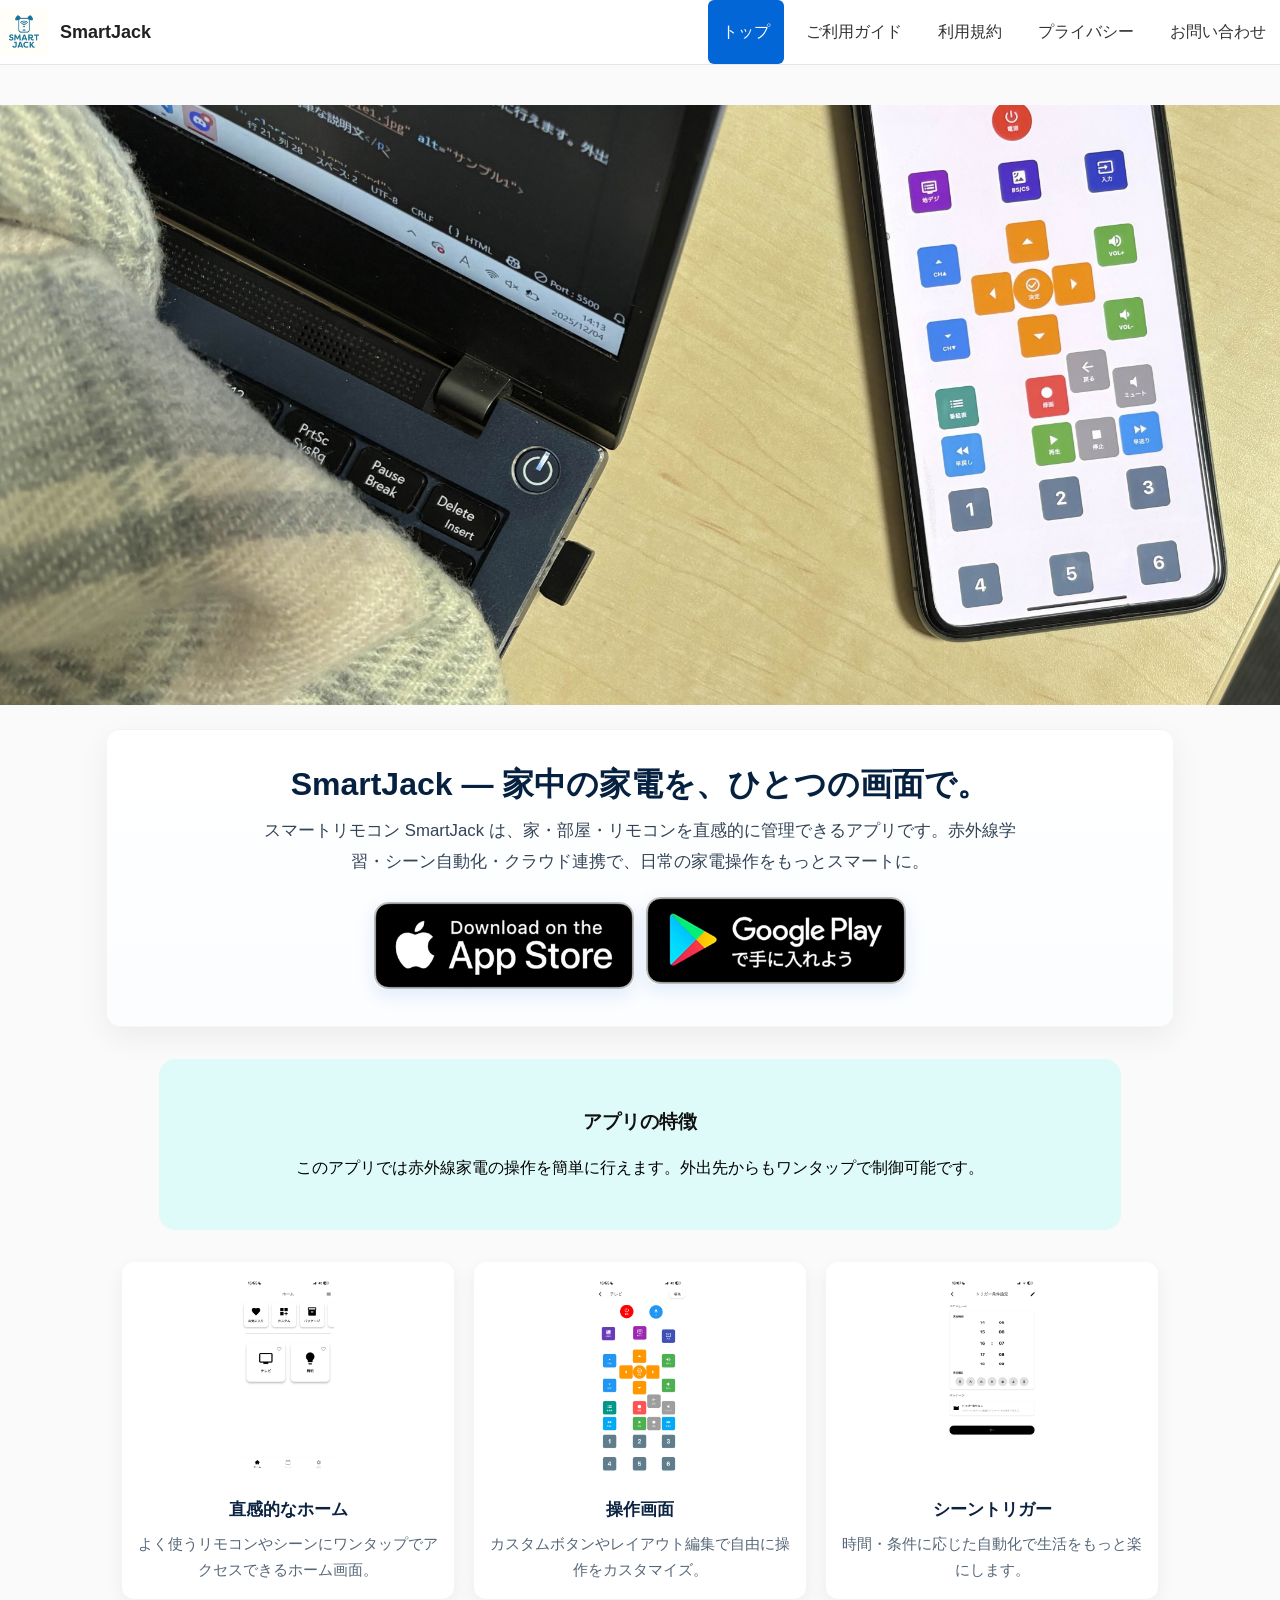
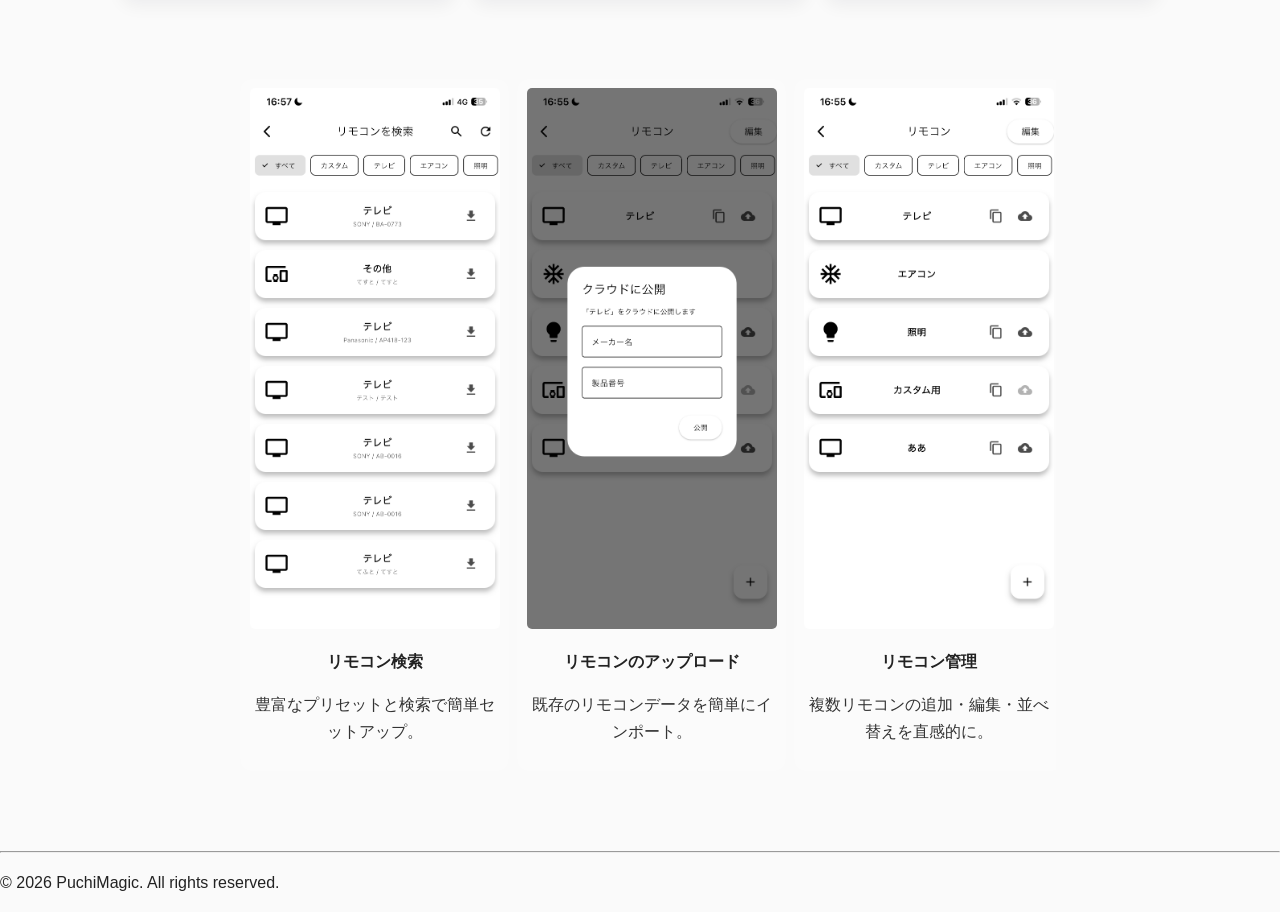
<file: index.html>
<!doctype html>
<html lang="ja">
  <head>
    <meta charset="UTF-8" />
    <meta name="viewport" content="width=device-width,initial-scale=1" />
    <title>トップページ</title>
  </head>

  <body>
    <div class="hero-impge">
      <img src="img/IMG_3360.jpg" alt="アプリ紹介画像" />
    </div>
    <div id="site-header-placeholder"></div>

      <main class="doc-container">
        <div class="content-card home-intro prose">
          <h1>SmartJack — 家中の家電を、ひとつの画面で。</h1>
          <p class="lead">
            スマートリモコン SmartJack
            は、家・部屋・リモコンを直感的に管理できるアプリです。赤外線学習・シーン自動化・クラウド連携で、日常の家電操作をもっとスマートに。
          </p>
          <div class="home-cta">
            <button id="app-store-btn" aria-label="App Store" class="store-button">
              <img src="img/app_store_icon.png" alt="App Store ダウンロード" class="download-image" />
            </button>
            <a href="" target="_blank" aria-label="Google Play">
              <img src="img/google_play_icon.png" alt="Google Play ダウンロード" class="download-image" />
            </a>
          </div>
        </div>
      <div class="card card--no-image">
        <div class="card-text">
          <h3>アプリの特徴</h3>
          <p>
            このアプリでは赤外線家電の操作を簡単に行えます。外出先からもワンタップで制御可能です。
          </p>
        </div>
      </div>

      <section class="features-grid" aria-label="特徴">
        <article class="feature-card">
          <img src="app_img/メイン画面.PNG" alt="直感的なホームサンプル" />
          <h4>直感的なホーム</h4>
          <p>
            よく使うリモコンやシーンにワンタップでアクセスできるホーム画面。
          </p>
        </article>

        <article class="feature-card">
          <img src="app_img/操作画面.PNG" alt="操作画面サンプル" />
          <h4>操作画面</h4>
          <p>カスタムボタンやレイアウト編集で自由に操作をカスタマイズ。</p>
        </article>

        <article class="feature-card">
          <img
            src="app_img/トリガー条件編集画面.PNG"
            alt="シーントリガーサンプル"
          />
          <h4>シーントリガー</h4>
          <p>時間・条件に応じた自動化で生活をもっと楽にします。</p>
        </article>
      </section>

      <div class="card-gallery" aria-label="アプリギャラリー">
        <div class="gallery-card">
          <img src="app_img/リモコン検索画面.PNG" alt="リモコン検索サンプル" />
          <h4>リモコン検索</h4>
          <p>豊富なプリセットと検索で簡単セットアップ。</p>
        </div>

        <div class="gallery-card">
          <img
            src="app_img/リモコンアップロードダイアログ.PNG"
            alt="リモコンアップロードサンプル"
          />
          <h4>リモコンのアップロード</h4>
          <p>既存のリモコンデータを簡単にインポート。</p>
        </div>

        <div class="gallery-card">
          <img src="app_img/リモコン管理画面.PNG" alt="リモコン管理サンプル" />
          <h4>リモコン管理</h4>
          <p>複数リモコンの追加・編集・並べ替えを直感的に。</p>
        </div>

        <div class="gallery-card">
          <img src="app_img/家管理画面.PNG" alt="家管理画面サンプル" />
          <h4>家の管理</h4>
          <p>家や部屋の構成を柔軟に管理できます（編集）。</p>
        </div>

        <div class="gallery-card">
          <img src="app_img/リモコン選択画面.PNG" alt="リモコン選択サンプル" />
          <h4>リモコン選択</h4>
          <p>部屋ごとに使うリモコンを選択</p>
        </div>

        <div class="gallery-card">
          <img
            src="app_img/リモコンコピーダイアログ.PNG"
            alt="リモコンコピーダイアログサンプル"
          />
          <h4>リモコンの複製</h4>
          <p>設定をコピーして別のリモコンをすばやく作成。</p>
        </div>

        <div class="gallery-card">
          <img src="app_img/設定画面.PNG" alt="設定画面サンプル" />
          <h4>設定</h4>
          <p>カスタマイズ性の高いUI</p>
        </div>
      </div>

      
    </main>

    <div id="footer"></div>
    <hr />
    <p>© 2026 PuchiMagic. All rights reserved.</p>

    <!-- QR Code Modal -->
    <div id="qr-modal" class="modal" style="display: none;">
      <div class="modal-overlay"></div>
      <div class="modal-content">
        <button class="modal-close" id="modal-close" aria-label="閉じる">&times;</button>
        <img src="img/QR_681809.png" alt="App Store QR Code" class="qr-image" />
      </div>
    </div>

    <style>
      .store-button {
        background: none;
        border: none;
        cursor: pointer;
        padding: 0;
        display: flex;
        align-items: center;
        justify-content: center;
      }
      .modal {
        position: fixed;
        top: 0;
        left: 0;
        width: 100%;
        height: 100%;
        z-index: 5000;
        display: flex;
        align-items: center;
        justify-content: center;
      }
      .modal-overlay {
        position: absolute;
        top: 0;
        left: 0;
        width: 100%;
        height: 100%;
        background: rgba(0, 0, 0, 0.5);
        z-index: -1;
      }
      .modal-content {
        position: relative;
        background: white;
        padding: 24px;
        border-radius: 8px;
        max-width: 90vw;
        max-height: 90vh;
        overflow: auto;
        box-shadow: 0 4px 6px rgba(0, 0, 0, 0.1);
      }
      .qr-image {
        max-width: 100%;
        height: auto;
        display: block;
      }
      .modal-close {
        position: absolute;
        top: 8px;
        right: 8px;
        background: none;
        border: none;
        font-size: 28px;
        cursor: pointer;
        color: #666;
        width: 32px;
        height: 32px;
        display: flex;
        align-items: center;
        justify-content: center;
      }
      .modal-close:hover {
        color: #333;
      }
    </style>

    <script>
      (function () {
        // header を読み込み、ヘッダー高さ分の余白を body に追加
        fetch("header.html")
          .then((r) => r.text())
          .then((html) => {
            const placeholder = document.getElementById(
              "site-header-placeholder",
            );
            placeholder.innerHTML = html;
            const tabs = document.querySelectorAll(".top-tabs .tab");
            const path = location.pathname.split("/").pop() || "index.html";
            tabs.forEach((a) => {
              if (a.getAttribute("href") === path) a.classList.add("active");
            });

            const btn = document.getElementById("menu-toggle");
            const nav = document.getElementById("nav-menu");
            if (btn && nav) {
              btn.addEventListener("click", () => {
                const expanded = btn.getAttribute("aria-expanded") === "true";
                btn.setAttribute("aria-expanded", String(!expanded));
                btn.setAttribute(
                  "aria-label",
                  expanded ? "メニューを開く" : "メニューを閉じる",
                );
                nav.classList.toggle("show");
              });
              document.addEventListener("click", (e) => {
                if (nav.classList.contains("show")) {
                  const inside =
                    nav.contains(e.target) || btn.contains(e.target);
                  if (!inside) {
                    nav.classList.remove("show");
                    btn.setAttribute("aria-expanded", "false");
                    btn.setAttribute("aria-label", "メニューを開く");
                  }
                }
              });
            }

            (function () {
              const header = placeholder.querySelector(".site-header");
              function applyPadding() {
                if (header) {
                  document.body.style.paddingTop = header.offsetHeight + "px";
                }
              }
              applyPadding();
              window.addEventListener("resize", applyPadding);
            })();
          })
          .catch((e) => console.error(e));

        // ギャラリーの横スクロール変換
        const gallery = document.querySelector(".card-gallery");
        if (gallery) {
          gallery.addEventListener("wheel", (e) => {
            e.preventDefault();
            gallery.scrollLeft += e.deltaY;
          });
        }

        // QR Code Modal
        const appStoreBtn = document.getElementById("app-store-btn");
        const qrModal = document.getElementById("qr-modal");
        const modalClose = document.getElementById("modal-close");

        if (appStoreBtn) {
          appStoreBtn.addEventListener("click", () => {
            qrModal.style.display = "flex";
            document.body.style.overflow = "hidden";
          });
        }

        if (modalClose) {
          modalClose.addEventListener("click", () => {
            qrModal.style.display = "none";
            document.body.style.overflow = "";
          });
        }

        if (qrModal) {
          qrModal.addEventListener("click", (e) => {
            if (e.target === qrModal.querySelector(".modal-overlay")) {
              qrModal.style.display = "none";
              document.body.style.overflow = "";
            }
          });
        }
      })();
    </script>
  </body>
</html>
</file>
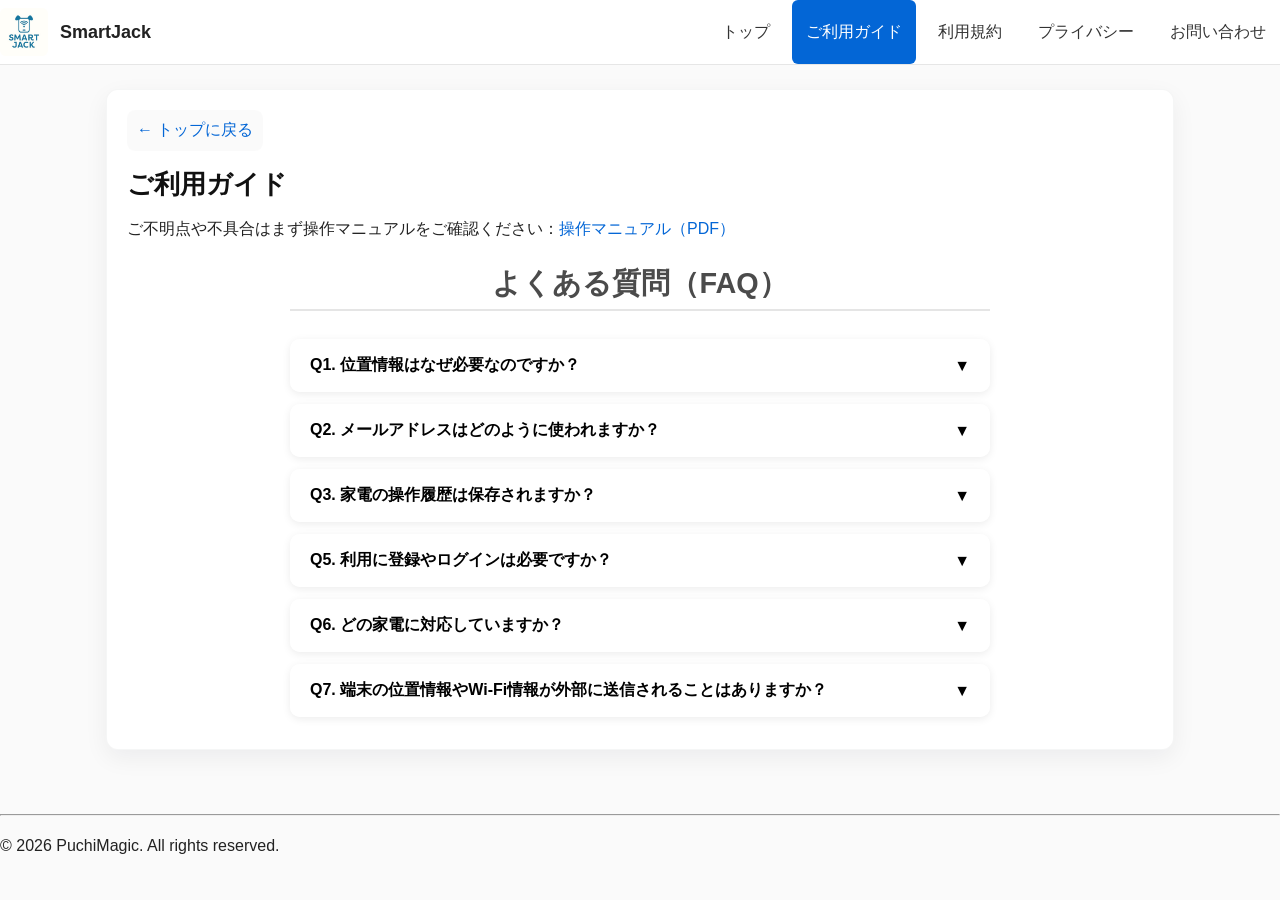
<file: guide.html>
<!doctype html>
<html lang="ja">
  <head>
    <meta charset="utf-8" />
    <meta name="viewport" content="width=device-width,initial-scale=1" />
    <title>ご利用ガイド</title>
  </head>

  <body>
    <div id="site-header-placeholder"></div>
    <main class="doc-container">
      <div class="content-card prose">
        <div class="page-actions"><a class="back-link" href="index.html">← トップに戻る</a></div>
        <h1>ご利用ガイド</h1>
        <p>ご不明点や不具合はまず操作マニュアルをご確認ください：<a href="操作マニュアル.pdf">操作マニュアル（PDF）</a></p>

        <section id="faq">
      <!--動画とテキスト入れる-->
      <h2>よくある質問（FAQ）</h2>

      <div class="faq-item">
        <button class="faq-question">Q1. 位置情報はなぜ必要なのですか？</button>
        <div class="faq-answer">
          <p>
            スマートリモコンの位置情報は、自宅や外出先などの場所を判断し、自動操作（例：自宅に近づいたらエアコンをON）などに利用されます。位置情報はサーバーに保存されません。
          </p>
        </div>
      </div>

      <div class="faq-item">
        <button class="faq-question">
          Q2. メールアドレスはどのように使われますか？
        </button>
        <div class="faq-answer">
          <p>
            お問い合わせ対応のためのみ利用します。広告・通知などには一切使用いたしません。
          </p>
        </div>
      </div>

      <div class="faq-item">
        <button class="faq-question">
          Q3. 家電の操作履歴は保存されますか？
        </button>
        <div class="faq-answer">
          <p>
            アプリ内での操作履歴は端末内に一時的に保存されますが、開発者や第三者に送信されることはありません。
          </p>
        </div>
      </div>

      <div class="faq-item">
        <button class="faq-question">
          Q5. 利用に登録やログインは必要ですか？
        </button>
        <div class="faq-answer">
          <p>
            本アプリを利用するには、ユーザー登録とログインが必要です。登録いただくことで、外出先からのリモコン操作や個人設定の保存などが可能になります。
          </p>
        </div>
      </div>

      <div class="faq-item">
        <button class="faq-question">Q6. どの家電に対応していますか？</button>
        <div class="faq-answer">
          <p>
            一般的な赤外線リモコンに対応する家電（テレビ・エアコン・照明など）でご利用いただけます。機種によっては一部動作しない場合があります。
          </p>
        </div>
      </div>

      <div class="faq-item">
        <button class="faq-question">
          Q7. 端末の位置情報やWi-Fi情報が外部に送信されることはありますか？
        </button>
        <div class="faq-answer">
          <p>
            いいえ。本アプリはユーザーの位置情報・Wi-Fi情報を外部に送信することはありません。
          </p>
        </div>
      </div>
        </section>
      </div>
    </main>
    <div id="footer"></div>
    <hr />
    <p>© 2026 PuchiMagic. All rights reserved.</p>

    <script>
      (function () {
        // header を読み込み、ヘッダー高さ分の余白を body に追加
        fetch("header.html")
          .then((r) => r.text())
          .then((html) => {
            const placeholder = document.getElementById(
              "site-header-placeholder",
            );
            placeholder.innerHTML = html;
            const tabs = document.querySelectorAll(".top-tabs .tab");
            const path = location.pathname.split("/").pop() || "guide.html";
            tabs.forEach((a) => {
              if (a.getAttribute("href") === path) a.classList.add("active");
            });

            const btn = document.getElementById("menu-toggle");
            const nav = document.getElementById("nav-menu");
            if (btn && nav) {
              btn.addEventListener("click", () => {
                const expanded = btn.getAttribute("aria-expanded") === "true";
                btn.setAttribute("aria-expanded", String(!expanded));
                btn.setAttribute(
                  "aria-label",
                  expanded ? "メニューを開く" : "メニューを閉じる",
                );
                nav.classList.toggle("show");
              });
              document.addEventListener("click", (e) => {
                if (nav.classList.contains("show")) {
                  const inside =
                    nav.contains(e.target) || btn.contains(e.target);
                  if (!inside) {
                    nav.classList.remove("show");
                    btn.setAttribute("aria-expanded", "false");
                    btn.setAttribute("aria-label", "メニューを開く");
                  }
                }
              });
            }

            (function () {
              const header = placeholder.querySelector(".site-header");
              function applyPadding() {
                if (header) {
                  document.body.style.paddingTop = header.offsetHeight + "px";
                }
              }
              applyPadding();
              window.addEventListener("resize", applyPadding);
            })();
          })
          .catch((e) => console.error(e));

        // FAQ トグル
        const faqItems = document.querySelectorAll(".faq-item");
        faqItems.forEach((item) => {
          const button = item.querySelector(".faq-question");
          if (!button) return;
          button.setAttribute("aria-expanded", "false");
          button.addEventListener("click", () => {
            const active = item.classList.toggle("active");
            button.setAttribute("aria-expanded", String(active));
          });
        });
      })();
    </script>
  </body>
</html>
</file>
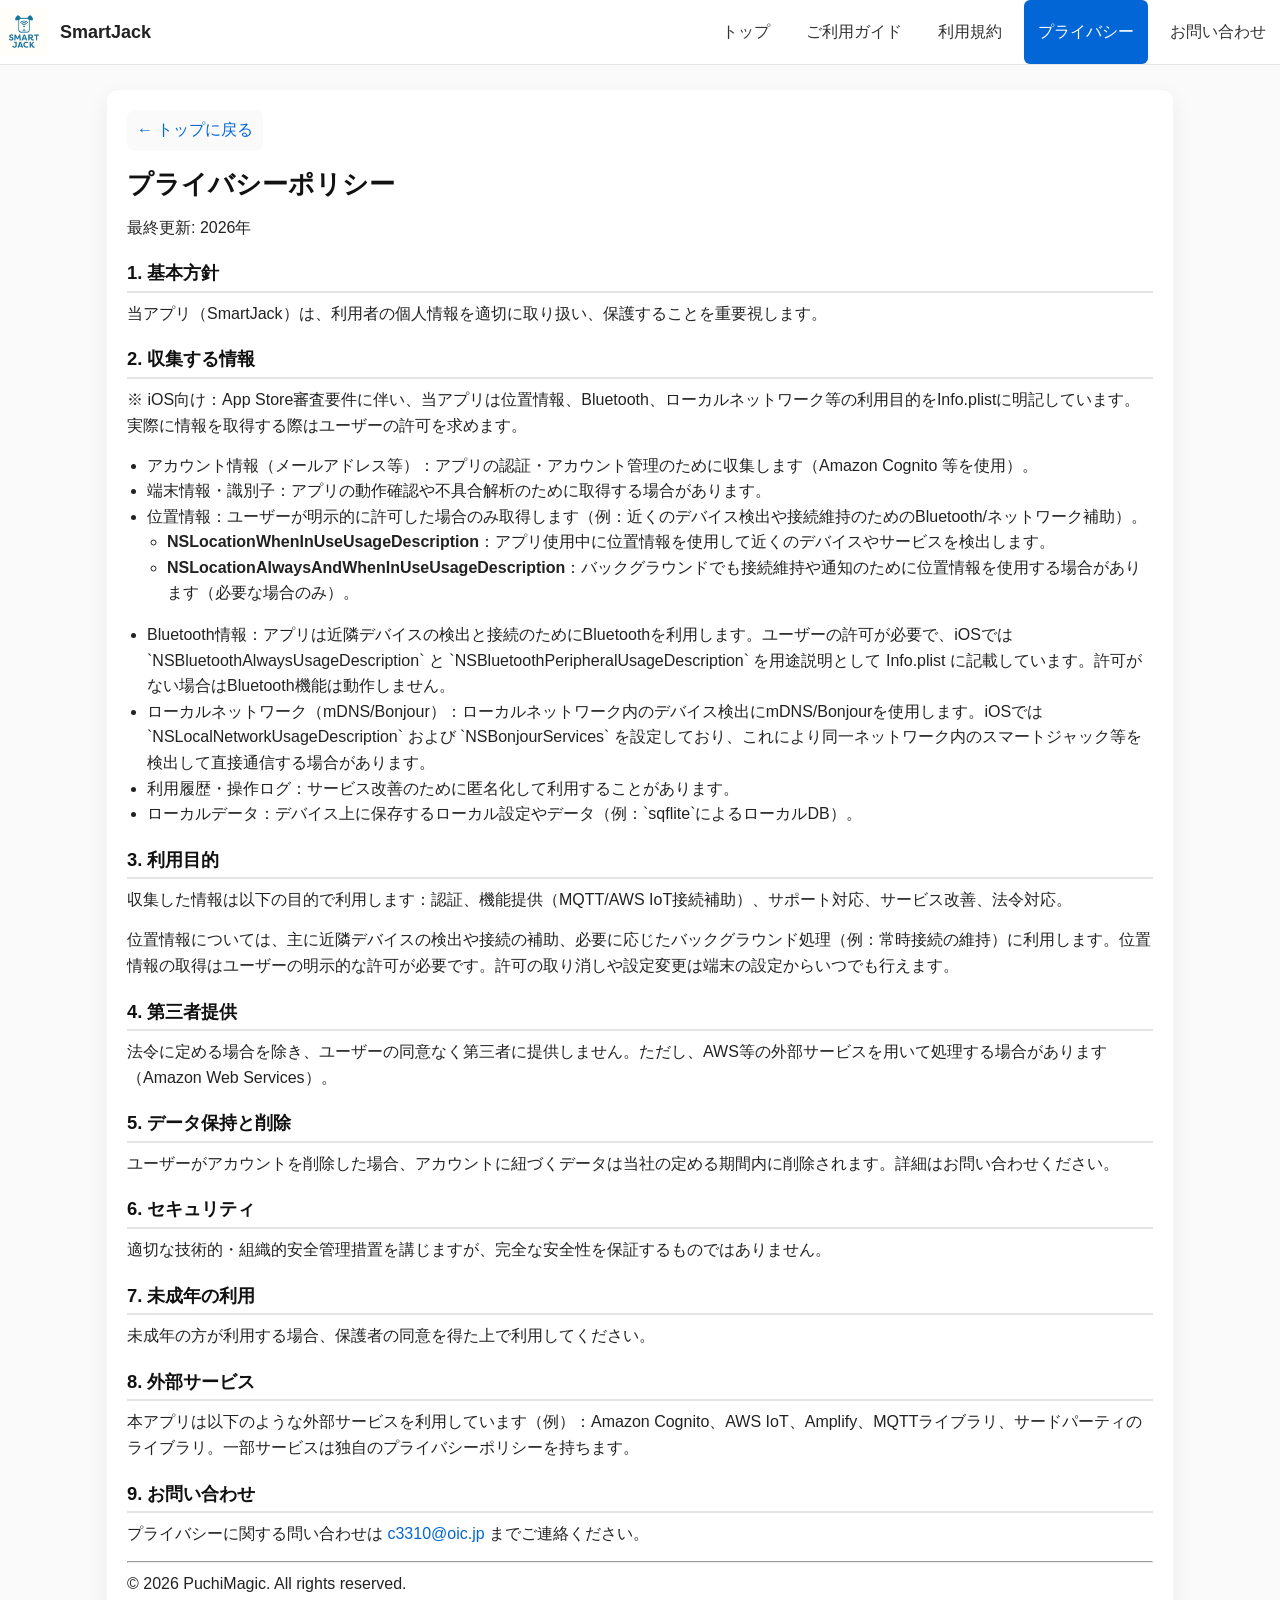
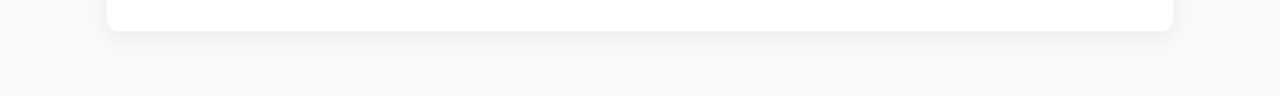
<file: privacy.html>
<!doctype html>
<html lang="ja">
  <head>
    <meta charset="utf-8" />
    <meta name="viewport" content="width=device-width,initial-scale=1" />
    <title>プライバシーポリシー - SmartJack</title>
    <style>
      body {
        font-family:
          system-ui,
          -apple-system,
          Helvetica,
          Arial;
        margin: 24px;
        color: #222;
      }
      h1 {
        font-size: 24px;
      }
      h2 {
        font-size: 18px;
        margin-top: 18px;
      }
      p {
        line-height: 1.6;
      }
      ul {
        line-height: 1.6;
      }
      .page-tabs {
        display: flex;
        gap: 8px;
        border-bottom: 1px solid #e6e6e6;
        padding-bottom: 16px;
        margin-bottom: 16px;
      }
      .tab {
        padding: 8px 12px;
        text-decoration: none;
        color: #333;
        border-radius: 8px;
      }
      .tab.active {
        background: #0366d6;
        color: #fff;
      }
      /* 長いキー名がスマホでレイアウトを崩さないように折り返しを許可 */
      .key-name,
      code,
      kbd {
        overflow-wrap: anywhere;
        word-break: break-word;
        hyphens: auto;
      }
    </style>
  </head>
  <body>
    <div id="site-header-placeholder"></div>
    <main class="doc-container">
      <div class="content-card prose">
        <div class="page-actions"><a class="back-link" href="index.html">← トップに戻る</a></div>
        <h1>プライバシーポリシー</h1>
        <p>最終更新: 2026年</p>

        <h2>1. 基本方針</h2>
        <p>
          当アプリ（SmartJack）は、利用者の個人情報を適切に取り扱い、保護することを重要視します。
        </p>

        <h2>2. 収集する情報</h2>
    <p>
      ※ iOS向け：App
      Store審査要件に伴い、当アプリは位置情報、Bluetooth、ローカルネットワーク等の利用目的をInfo.plistに明記しています。実際に情報を取得する際はユーザーの許可を求めます。
    </p>
    <ul>
      <li>
        アカウント情報（メールアドレス等）：アプリの認証・アカウント管理のために収集します（Amazon
        Cognito 等を使用）。
      </li>
      <li>
        端末情報・識別子：アプリの動作確認や不具合解析のために取得する場合があります。
      </li>
      <li>
        位置情報：ユーザーが明示的に許可した場合のみ取得します（例：近くのデバイス検出や接続維持のためのBluetooth/ネットワーク補助）。
        <ul>
          <li>
            <strong class="key-name">NSLocationWhenInUseUsageDescription</strong
            >：アプリ使用中に位置情報を使用して近くのデバイスやサービスを検出します。
          </li>
          <li>
            <strong class="key-name"
              >NSLocationAlwaysAndWhenInUseUsageDescription</strong
            >：バックグラウンドでも接続維持や通知のために位置情報を使用する場合があります（必要な場合のみ）。
          </li>
        </ul>
      </li>
      <li>
        Bluetooth情報：アプリは近隣デバイスの検出と接続のためにBluetoothを利用します。ユーザーの許可が必要で、iOSでは
        `NSBluetoothAlwaysUsageDescription` と
        `NSBluetoothPeripheralUsageDescription` を用途説明として Info.plist
        に記載しています。許可がない場合はBluetooth機能は動作しません。
      </li>
      <li>
        ローカルネットワーク（mDNS/Bonjour）：ローカルネットワーク内のデバイス検出にmDNS/Bonjourを使用します。iOSでは
        `NSLocalNetworkUsageDescription` および `NSBonjourServices`
        を設定しており、これにより同一ネットワーク内のスマートジャック等を検出して直接通信する場合があります。
      </li>
      <li>
        利用履歴・操作ログ：サービス改善のために匿名化して利用することがあります。
      </li>
      <li>
        ローカルデータ：デバイス上に保存するローカル設定やデータ（例：`sqflite`によるローカルDB）。
      </li>
    </ul>

    <h2>3. 利用目的</h2>
    <p>
      収集した情報は以下の目的で利用します：認証、機能提供（MQTT/AWS
      IoT接続補助）、サポート対応、サービス改善、法令対応。
    </p>
    <p>
      位置情報については、主に近隣デバイスの検出や接続の補助、必要に応じたバックグラウンド処理（例：常時接続の維持）に利用します。位置情報の取得はユーザーの明示的な許可が必要です。許可の取り消しや設定変更は端末の設定からいつでも行えます。
    </p>

    <h2>4. 第三者提供</h2>
    <p>
      法令に定める場合を除き、ユーザーの同意なく第三者に提供しません。ただし、AWS等の外部サービスを用いて処理する場合があります（Amazon
      Web Services）。
    </p>

    <h2>5. データ保持と削除</h2>
    <p>
      ユーザーがアカウントを削除した場合、アカウントに紐づくデータは当社の定める期間内に削除されます。詳細はお問い合わせください。
    </p>

    <h2>6. セキュリティ</h2>
    <p>
      適切な技術的・組織的安全管理措置を講じますが、完全な安全性を保証するものではありません。
    </p>

    <h2>7. 未成年の利用</h2>
    <p>未成年の方が利用する場合、保護者の同意を得た上で利用してください。</p>

    <h2>8. 外部サービス</h2>
    <p>
      本アプリは以下のような外部サービスを利用しています（例）：Amazon
      Cognito、AWS
      IoT、Amplify、MQTTライブラリ、サードパーティのライブラリ。一部サービスは独自のプライバシーポリシーを持ちます。
    </p>

    <h2>9. お問い合わせ</h2>
    <p>
      プライバシーに関する問い合わせは
      <a href="mailto:c3310@oic.jp">c3310@oic.jp</a> までご連絡ください。
    </p>

        <hr />
        <p>© 2026 PuchiMagic. All rights reserved.</p>
      </div>
    </main>

    <script>
      (function () {
        fetch("header.html")
          .then((r) => r.text())
          .then((html) => {
            const placeholder = document.getElementById(
              "site-header-placeholder",
            );
            placeholder.innerHTML = html;
            const tabs = document.querySelectorAll(".top-tabs .tab");
            const path = location.pathname.split("/").pop() || "privacy.html";
            tabs.forEach((a) => {
              if (a.getAttribute("href") === path) a.classList.add("active");
            });

            const btn = document.getElementById("menu-toggle");
            const nav = document.getElementById("nav-menu");
            if (btn && nav) {
              btn.addEventListener("click", () => {
                const expanded = btn.getAttribute("aria-expanded") === "true";
                btn.setAttribute("aria-expanded", String(!expanded));
                btn.setAttribute(
                  "aria-label",
                  expanded ? "メニューを開く" : "メニューを閉じる",
                );
                nav.classList.toggle("show");
              });
              document.addEventListener("click", (e) => {
                if (nav.classList.contains("show")) {
                  const inside =
                    nav.contains(e.target) || btn.contains(e.target);
                  if (!inside) {
                    nav.classList.remove("show");
                    btn.setAttribute("aria-expanded", "false");
                    btn.setAttribute("aria-label", "メニューを開く");
                  }
                }
              });
            }

            // make header sticky spacing
            (function () {
              const header = placeholder.querySelector(".site-header");
              function applyPadding() {
                if (header) {
                  document.body.style.paddingTop = header.offsetHeight + "px";
                }
              }
              applyPadding();
              window.addEventListener("resize", applyPadding);
            })();
          })
          .catch((e) => console.error(e));
      })();
    </script>
  </body>
</html>
</file>
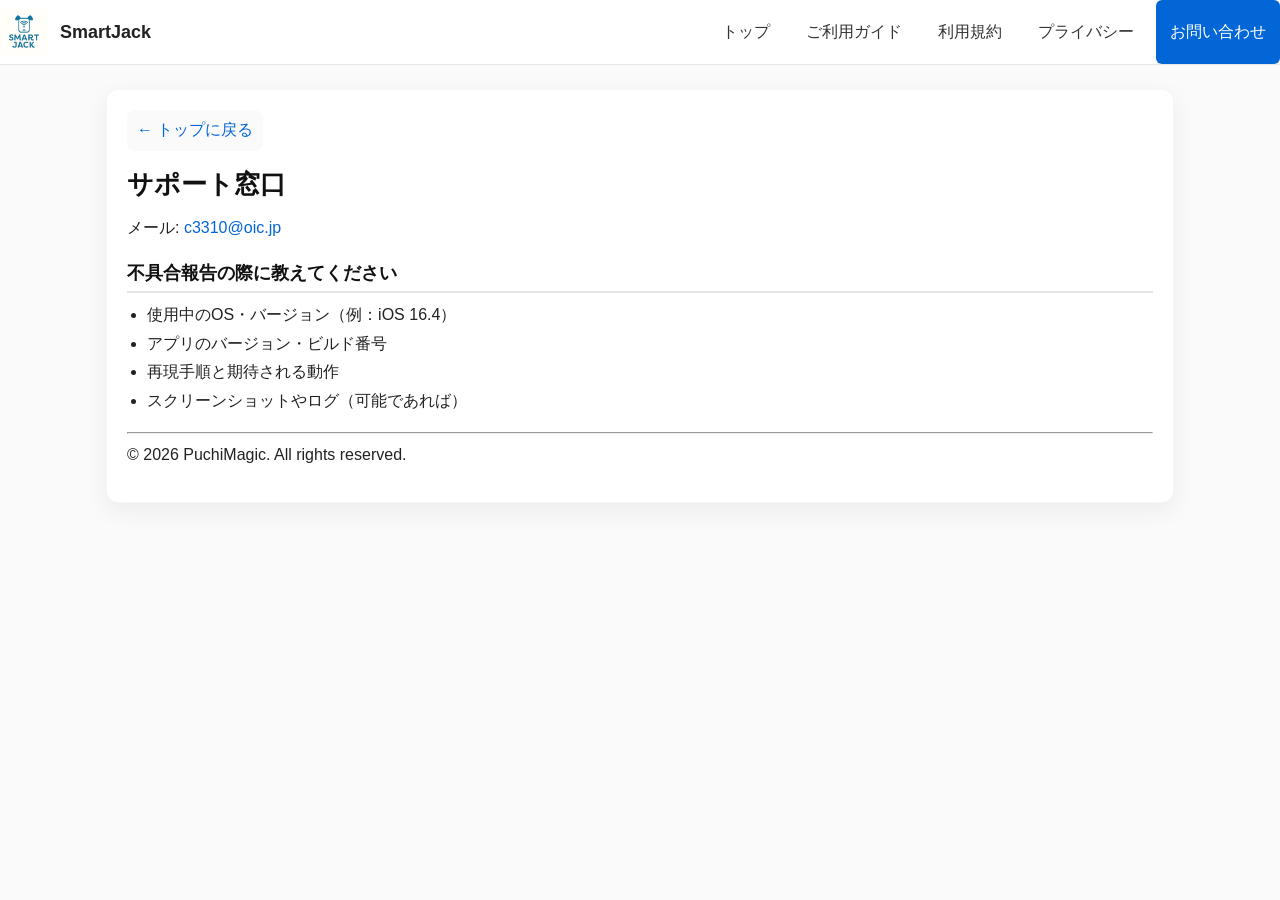
<file: support.html>
<!doctype html>
<html lang="ja">
  <head>
    <meta charset="utf-8" />
    <meta name="viewport" content="width=device-width,initial-scale=1" />
    <title>お問い合わせ - SmartJack</title>
    <style>
      body {
        font-family:
          system-ui,
          -apple-system,
          Helvetica,
          Arial;
        margin: 24px;
        color: #222;
      }
      h1 {
        font-size: 24px;
      }
      p {
        line-height: 1.6;
      }
      a {
        color: #0366d6;
      }
      .page-tabs {
        display: flex;
        gap: 8px;
        border-bottom: 1px solid #e6e6e6;
        padding-bottom: 12px;
        margin-bottom: 16px;
      }
      .tab {
        padding: 8px 12px;
        text-decoration: none;
        color: #333;
        border-radius: 8px;
      }
      .tab.active {
        background: #0366d6;
        color: #fff;
      }
    </style>
  </head>
  <body>
    <div id="site-header-placeholder"></div>
    <main class="doc-container">
      <div class="content-card prose">
        <div class="page-actions"><a class="back-link" href="index.html">← トップに戻る</a></div>
        <h1>サポート窓口</h1>
        <p>メール: <a href="mailto:c3310@oic.jp">c3310@oic.jp</a></p>

        <h2>不具合報告の際に教えてください</h2>
        <ul>
          <li>使用中のOS・バージョン（例：iOS 16.4）</li>
          <li>アプリのバージョン・ビルド番号</li>
          <li>再現手順と期待される動作</li>
          <li>スクリーンショットやログ（可能であれば）</li>
        </ul>

        <!-- レビュー用アカウント情報は非表示 -->

        <hr />
        <p>© 2026 PuchiMagic. All rights reserved.</p>
      </div>
    </main>

    <script>
      (function () {
        fetch("header.html")
          .then((r) => r.text())
          .then((html) => {
            const placeholder = document.getElementById(
              "site-header-placeholder",
            );
            placeholder.innerHTML = html;
            const tabs = document.querySelectorAll(".top-tabs .tab");
            const path = location.pathname.split("/").pop() || "support.html";
            tabs.forEach((a) => {
              if (a.getAttribute("href") === path) a.classList.add("active");
            });

            const btn = document.getElementById("menu-toggle");
            const nav = document.getElementById("nav-menu");
            if (btn && nav) {
              btn.addEventListener("click", () => {
                const expanded = btn.getAttribute("aria-expanded") === "true";
                btn.setAttribute("aria-expanded", String(!expanded));
                btn.setAttribute(
                  "aria-label",
                  expanded ? "メニューを開く" : "メニューを閉じる",
                );
                nav.classList.toggle("show");
              });
              document.addEventListener("click", (e) => {
                if (nav.classList.contains("show")) {
                  const inside =
                    nav.contains(e.target) || btn.contains(e.target);
                  if (!inside) {
                    nav.classList.remove("show");
                    btn.setAttribute("aria-expanded", "false");
                    btn.setAttribute("aria-label", "メニューを開く");
                  }
                }
              });
            }

            // make header sticky spacing
            (function () {
              const header = placeholder.querySelector(".site-header");
              function applyPadding() {
                if (header) {
                  document.body.style.paddingTop = header.offsetHeight + "px";
                }
              }
              applyPadding();
              window.addEventListener("resize", applyPadding);
            })();
          })
          .catch((e) => console.error(e));
      })();
    </script>
  </body>
</html>
</file>
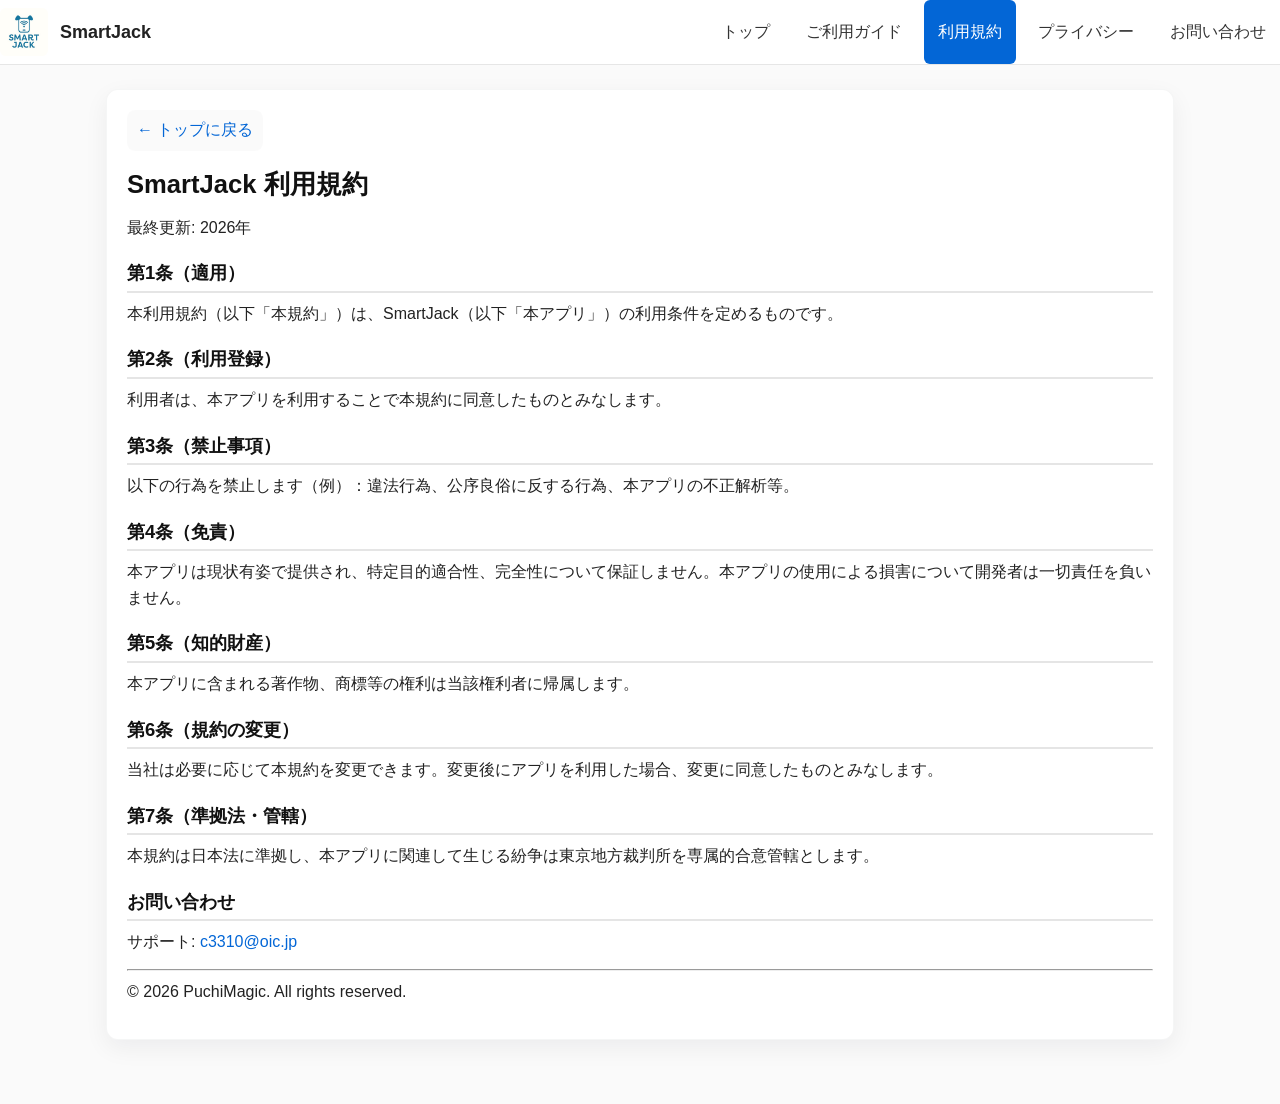
<file: terms.html>
<!doctype html>
<html lang="ja">
  <head>
    <meta charset="utf-8" />
    <meta name="viewport" content="width=device-width,initial-scale=1" />
    <title>利用規約 - SmartJack</title>
    <style>
      body {
        font-family:
          system-ui,
          -apple-system,
          Helvetica,
          Arial;
        margin: 24px;
        color: #222;
      }
      h1 {
        font-size: 24px;
      }
      h2 {
        font-size: 18px;
        margin-top: 18px;
      }
      p {
        line-height: 1.6;
      }
      .page-tabs {
        display: flex;
        gap: 8px;
        border-bottom: 1px solid #e6e6e6;
        padding-bottom: 12px;
        margin-bottom: 16px;
      }
      .tab {
        padding: 8px 12px;
        text-decoration: none;
        color: #333;
        border-radius: 8px;
      }
      .tab.active {
        background: #0366d6;
        color: #fff;
      }
    </style>
  </head>
  <body>
    <div id="site-header-placeholder"></div>
    <main class="doc-container">
      <div class="content-card prose">
        <div class="page-actions"><a class="back-link" href="index.html">← トップに戻る</a></div>
        <h1>SmartJack 利用規約</h1>
        <p>最終更新: 2026年</p>

        <h2>第1条（適用）</h2>
        <p>
          本利用規約（以下「本規約」）は、SmartJack（以下「本アプリ」）の利用条件を定めるものです。
        </p>

        <h2>第2条（利用登録）</h2>
        <p>利用者は、本アプリを利用することで本規約に同意したものとみなします。</p>

        <h2>第3条（禁止事項）</h2>
        <p>
          以下の行為を禁止します（例）：違法行為、公序良俗に反する行為、本アプリの不正解析等。
        </p>

        <h2>第4条（免責）</h2>
        <p>
          本アプリは現状有姿で提供され、特定目的適合性、完全性について保証しません。本アプリの使用による損害について開発者は一切責任を負いません。
        </p>

        <h2>第5条（知的財産）</h2>
        <p>本アプリに含まれる著作物、商標等の権利は当該権利者に帰属します。</p>

        <h2>第6条（規約の変更）</h2>
        <p>
          当社は必要に応じて本規約を変更できます。変更後にアプリを利用した場合、変更に同意したものとみなします。
        </p>

        <h2>第7条（準拠法・管轄）</h2>
        <p>
          本規約は日本法に準拠し、本アプリに関連して生じる紛争は東京地方裁判所を専属的合意管轄とします。
        </p>

        <h2>お問い合わせ</h2>
        <p>サポート: <a href="mailto:c3310@oic.jp">c3310@oic.jp</a></p>

        <hr />
        <p>© 2026 PuchiMagic. All rights reserved.</p>
      </div>
    </main>

    <script>
      (function () {
        fetch("header.html")
          .then((r) => r.text())
          .then((html) => {
            const placeholder = document.getElementById(
              "site-header-placeholder",
            );
            placeholder.innerHTML = html;
            const tabs = document.querySelectorAll(".top-tabs .tab");
            const path = location.pathname.split("/").pop() || "terms.html";
            tabs.forEach((a) => {
              if (a.getAttribute("href") === path) a.classList.add("active");
            });

            const btn = document.getElementById("menu-toggle");
            const nav = document.getElementById("nav-menu");
            if (btn && nav) {
              btn.addEventListener("click", () => {
                const expanded = btn.getAttribute("aria-expanded") === "true";
                btn.setAttribute("aria-expanded", String(!expanded));
                btn.setAttribute(
                  "aria-label",
                  expanded ? "メニューを開く" : "メニューを閉じる",
                );
                nav.classList.toggle("show");
              });
              document.addEventListener("click", (e) => {
                if (nav.classList.contains("show")) {
                  const inside =
                    nav.contains(e.target) || btn.contains(e.target);
                  if (!inside) {
                    nav.classList.remove("show");
                    btn.setAttribute("aria-expanded", "false");
                    btn.setAttribute("aria-label", "メニューを開く");
                  }
                }
              });
            }

            // make header sticky spacing
            (function () {
              const header = placeholder.querySelector(".site-header");
              function applyPadding() {
                if (header) {
                  document.body.style.paddingTop = header.offsetHeight + "px";
                }
              }
              applyPadding();
              window.addEventListener("resize", applyPadding);
            })();
          })
          .catch((e) => console.error(e));
      })();
    </script>
  </body>
</html>
</file>
